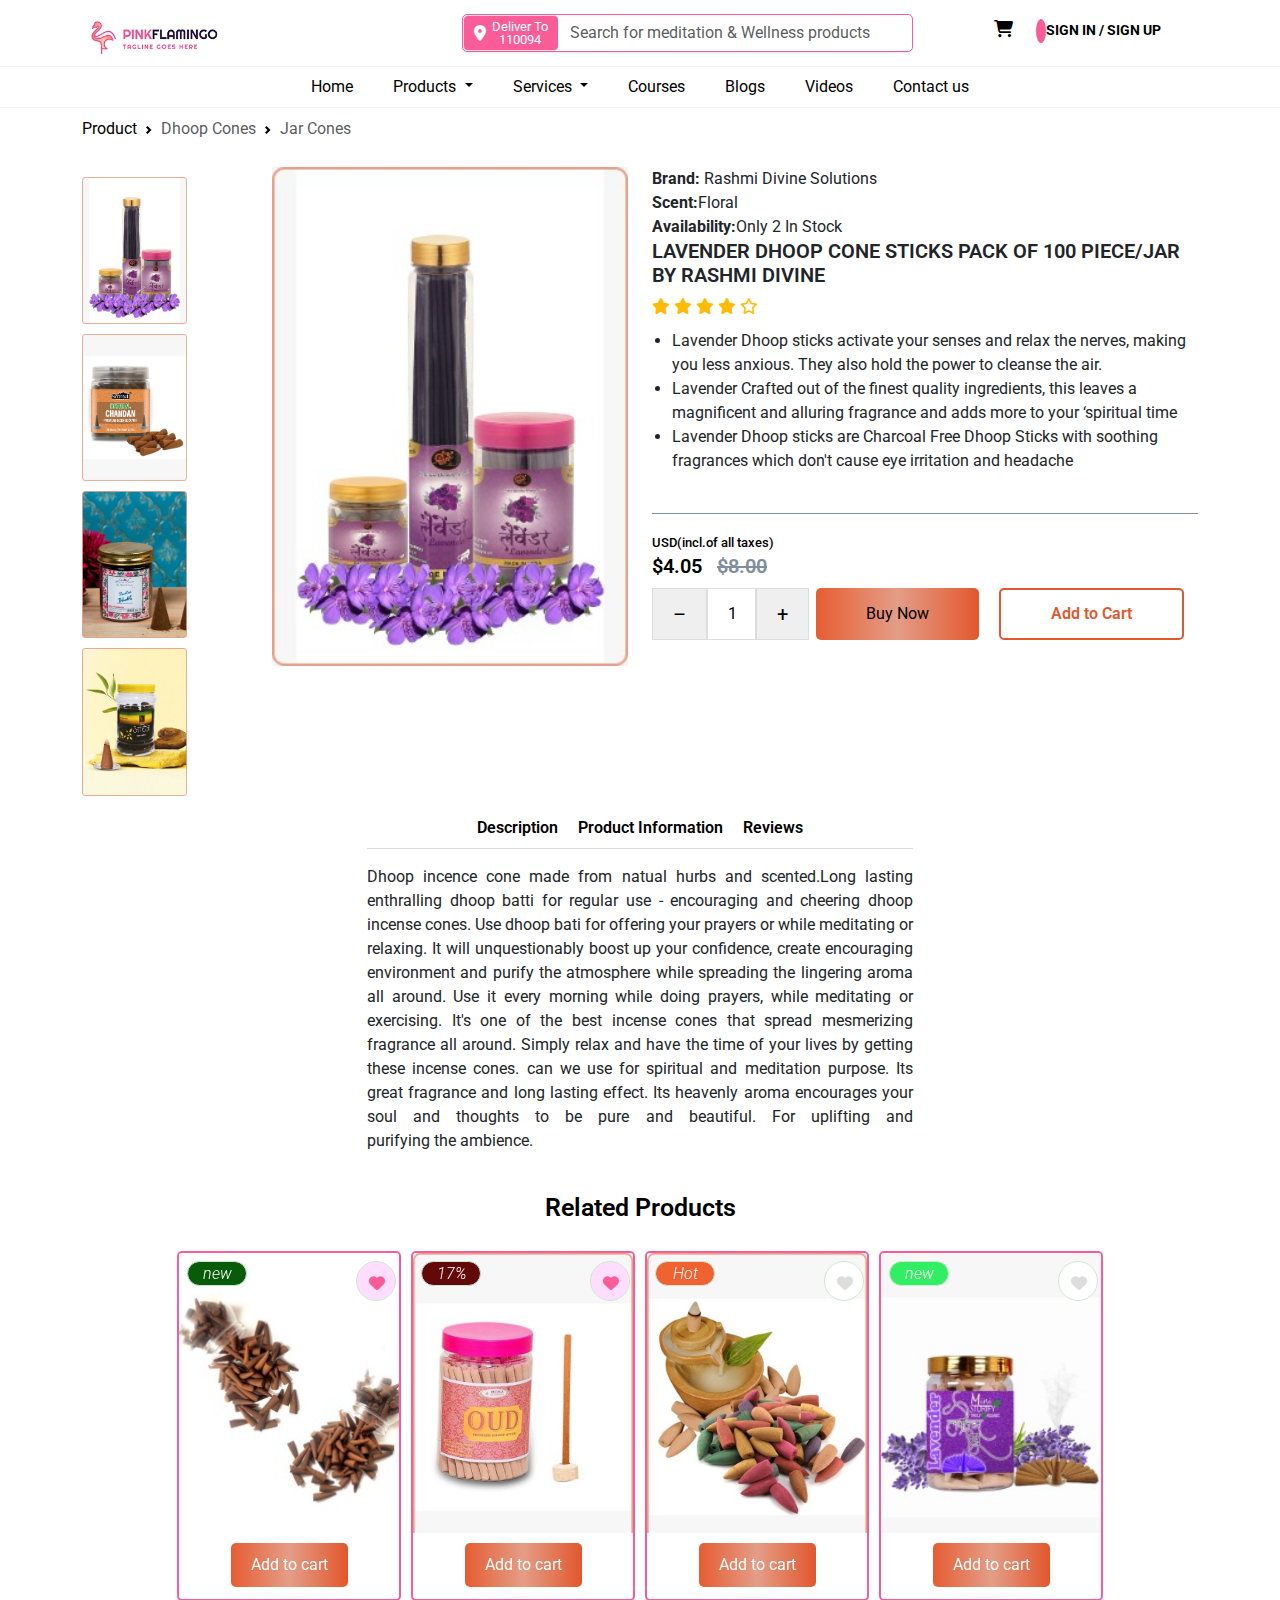
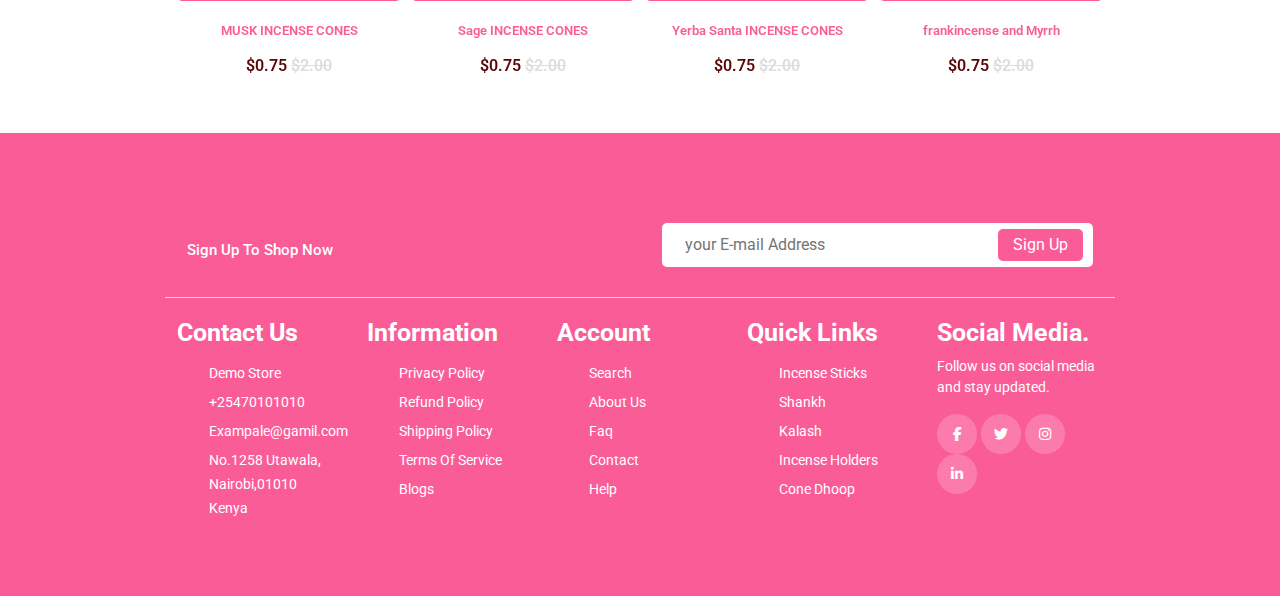
<file: agicent-assignment-task/service.html>
<!DOCTYPE html>
<html lang="en">

<head>
    <meta charset="UTF-8">
    <meta name="viewport" content="width=device-width, initial-scale=1.0">
    <title>agicent-assignment</title>
    <link rel="icon" href="assets/images/logo/logo.jpg">
    <link rel="stylesheet" type="text/css" href="assets/css/style.css">
    <link href="https://cdn.jsdelivr.net/npm/bootstrap@5.0.2/dist/css/bootstrap.min.css" rel="stylesheet">
    <link href="https://unpkg.com/aos@2.3.1/dist/aos.css" rel="stylesheet">
    <link rel="stylesheet" href="https://cdnjs.cloudflare.com/ajax/libs/font-awesome/6.4.0/css/all.min.css" />
    <link rel="stylesheet" href="https://cdnjs.cloudflare.com/ajax/libs/font-awesome/6.4.0/css/all.min.css">
    <link rel="stylesheet" href="https://cdnjs.cloudflare.com/ajax/libs/font-awesome/6.3.0/css/all.min.css">
    <link rel="stylesheet" href="https://site-assets.fontawesome.com/releases/v6.3.0/css/all.css">
    <link rel="stylesheet" href="https://site-assets.fontawesome.com/releases/v6.3.0/css/sharp-regular.css">
    <link rel="stylesheet"
        href="https://cdnjs.cloudflare.com/ajax/libs/OwlCarousel2/2.3.4/assets/owl.theme.default.min.css" />
    <link rel="stylesheet"
        href="https://cdnjs.cloudflare.com/ajax/libs/OwlCarousel2/2.3.4/assets/owl.carousel.min.css" />
    <link rel="stylesheet"
        href="https://cdnjs.cloudflare.com/ajax/libs/OwlCarousel2/2.3.4/assets/owl.theme.default.min.css" />
    <link
        href="https://fonts.googleapis.com/css2?family=Baloo+Bhai+2:wght@400;500;600;700;800&family=Hurricane&family=Roboto:wght@100;300;400;500;700;900&family=Sansita+Swashed:wght@300&display=swap"
        rel="stylesheet">
    <link rel="stylesheet" href="https://cdn.jsdelivr.net/npm/swiper@10/swiper-bundle.min.css" />

</head>

<body>
    <section class="top-bar">
        <div class="container">
          <div class="row">
            <div class="col-md-4">
              <a class="navbar-brand text-center" href="index.html"><img src="assets/images/logo/logo.jpg"  alt=""></a>
    
            </div>
            <div class="col-md-5">
              <form>
                <div class="input-group">
                  <span class="input-group-text" id="basic-addon1">
                    <i class="fa-solid fa-location-dot"></i>Deliver To <br>110094
                  </span>
                  <input type="text" class="form-control" placeholder="Search for meditation & Wellness products" aria-label="Username" aria-describedby="basic-addon1">
                  <button type="submit"><i class="fa-light fa-magnifying-glass"></i></button>
                </div>
              </form>
            </div>
            <div class="col-md-3 pt-1">
              
                  <div class="top-corner top-right-corner text-lg-center text-center">
                    <i class="fa-solid fa-cart-shopping"></i>
                   <a href="#">
                    <i class="fa-light fa-user"></i> SIGN IN / SIGN UP
                   </a>
                  </div>
                </div>
              </div>
             
            </div>
          </div>
        </div>
      </section>
      <nav class="navbar navbar-expand-lg navbar-light">
        <div class="container-fluid">
          <!-- <a class="navbar-brand" href="#">Navbar</a> -->
          <a class="navbar-brand text-start" href="index.html"><img src="assets/images/logo/logo.jpg"  alt=""></a>
          <button class="navbar-toggler" type="button" data-bs-toggle="collapse" data-bs-target="#navbarNavDropdown"
            aria-controls="navbarNavDropdown" aria-expanded="false" aria-label="Toggle navigation">
            <span class="navbar-toggler-icon"></span>
          </button>
          <div class="collapse navbar-collapse" id="navbarNavDropdown">
            <ul class="navbar-nav m-auto">
              <li class="nav-item">
                <a class="nav-link active" aria-current="page" href="index.html">Home</a>
              </li>
              <li class="nav-item dropdown">
                <a class="nav-link dropdown-toggle" href="product.html" data-bs-toggle="dropdown"> Products </a>
                <ul class="dropdown-menu abbbt">
                    <li><a class="dropdown-item" href="#">Dhoop Cones<i class="fa-light fa-angles-right"></i></a>
                        <ul class="submenu dropdown-menu">
                          <li><a class="dropdown-item" href="product.html">Jar Cones</a></li>
                  <li><a class="dropdown-item" href="product.html">Chandan Bamboo Dhoop</a></li>
                  <li><a class="dropdown-item" href="product.html">Backflow Cone Dhoop</a></li>
                  <li><a class="dropdown-item" href="product.html">Buddha Red Incense Cone</a></li>
                  <li><a class="dropdown-item" href="product.html">ountain Sandal Dhoop</a></li>
                  <li><a class="dropdown-item" href="product.html">Cone Sandal Dhoop</a></li>
                        </ul>
                    </li>
                    <li><a class="dropdown-item" href="product.html">Incense Holders</a></li>
                    <li><a class="dropdown-item" href="product.html">Yantras</a></li>
                    <li><a class="dropdown-item" href="product.html">Incense Sticks</a></li>
                    <li><a class="dropdown-item" href="product.html">Pooja Thali Sets</a></li>
                    <li><a class="dropdown-item" href="product.html">Shankh</a></li>
                    <li><a class="dropdown-item" href="product.html">Kalash</a></li>
                    <li><a class="dropdown-item" href="product.html">Book Rests</a></li>
                    
                </ul>
            </li>
              <li class="nav-item dropdown">
                <a class="nav-link dropdown-toggle" href="product.html" id="navbarDropdownMenuLink" role="button"
                  data-bs-toggle="dropdown" aria-expanded="false">
                  Services
                </a>
                <ul class="dropdown-menu abbbt" aria-labelledby="navbarDropdownMenuLink">
                  <li><a class="dropdown-item" href="product.html">Jar Cones</a></li>
                  <li><a class="dropdown-item" href="product.html">Chandan Bamboo Dhoop</a></li>
                  <li><a class="dropdown-item" href="product.html">Backflow Cone Dhoop</a></li>
                  <li><a class="dropdown-item" href="product.html">Buddha Red Incense Cone</a></li>
                  <li><a class="dropdown-item" href="product.html">ountain Sandal Dhoop</a></li>
                  <li><a class="dropdown-item" href="product.html">Cone Sandal Dhoop</a></li>
                </ul>
              </li>
              <li class="nav-item">
                <a class="nav-link" href="#">Courses</a>
              </li>
              <li class="nav-item">
                <a class="nav-link" href="#">Blogs</a>
              </li>
              <li class="nav-item">
                <a class="nav-link" href="#">Videos</a>
              </li>
              <li class="nav-item">
                <a class="nav-link" href="#">Contact us</a>
              </li>
            </ul>
          </div>
        </div>
      </nav>
    
    <section class="product-head">
        <div class="container">
            <div class="row">
                <div class="col-md-12">
                    <nav style="--bs-breadcrumb-divider: url(&#34;data:image/svg+xml,%3Csvg xmlns='http://www.w3.org/2000/svg' width='8' height='8'%3E%3Cpath d='M2.5 0L1 1.5 3.5 4 1 6.5 2.5 8l4-4-4-4z' fill='currentColor'/%3E%3C/svg%3E&#34;);"
                        aria-label="breadcrumb">
                        <ol class="breadcrumb">
                            <li class="breadcrumb-item"><a href="#">Product</a></li>
                            <li class="breadcrumb-item active" aria-current="page">Dhoop Cones </li>
                            <li class="breadcrumb-item active" aria-current="page">Jar Cones</li>
                        </ol>
                    </nav>


                </div>

            </div>
        </div>
    </section>
    <section class="product-list">
        <div class="container">
            <div class="row">
                <div class="col-md-6">
                    <div class="row">
                        <div class="col-md-4">
                            <div class="small-img-group ">
                                <div class="small-img-col">
                                    <img src="assets/images/service/one.jpg" width="100%" class="small-img" alt="">
                                </div>
                                <div class="small-img-col">
                                    <img src="assets/images/service/two.jpg" width="100%" class="small-img" alt="">
                                </div>
                                <div class="small-img-col">
                                    <img src="assets/images/service/three.jpg" width="100%" class="small-img" alt="">
                                </div>
                                <div class="small-img-col">
                                    <img src="assets/images/service/four.jpg" width="100%" class="small-img" alt="">
                                </div>
                            </div>
                        </div>
                        <div class="col-md-8">
                            <div class="single-pro-img">
                                <img src="assets/images/service/one.jpg" width="100%" id="MainImg" alt="">

                            </div>
                        </div>
                    </div>
                </div>
                <div class="col-md-6">
                    <div class="ser-box">
                        <span><b>Brand:</b> Rashmi Divine Solutions</span><br>
                        <span><b>Scent:</b>Floral</span><br>
                        <span><b>Availability:</b>Only 2 In Stock</span>
                        <h2>LAVENDER DHOOP CONE STICKS PACK OF 100 PIECE/JAR BY RASHMI DIVINE </h2>
                        <div class="star">
                            <i class="fa fa-star" aria-hidden="true"></i>
                            <i class="fa fa-star" aria-hidden="true"></i>
                            <i class="fa fa-star" aria-hidden="true"></i>
                            <i class="fa fa-star" aria-hidden="true"></i>
                            <i class="fa-regular fa-star"></i>
                        </div>
                        <ul>
                            <li>Lavender Dhoop sticks activate your senses and relax the nerves, making you less
                                anxious. They also hold the power to cleanse the air.</li>
                            <li>Lavender Crafted out of the finest quality ingredients, this leaves a magnificent and
                                alluring fragrance and adds more to your ‘spiritual time</li>
                            <li>Lavender Dhoop sticks are Charcoal Free Dhoop Sticks with soothing fragrances which
                                don't cause eye irritation and headache</li>
                        </ul>
                        <span class="usd">
                            USD(incl.of all taxes)
                        </span><br>
                        <h1>$4.05 <span><del>$8.00</del></span></h1>
                        <div class="last-btn">
                            <div class="nomm">
                                <button type="button" > – </button>
                                <input type="text" placeholder="1" value="1">
                                <button type="button"> + </button>
                            </div>
                            <div class="buy d-flex">
                                <button type="button" class="buy-btn">
                                    Buy Now
                                </button>
                                <button type="button" class="cart-btn">
                                    Add to Cart
                                </button>

                            </div>
                        </div>
                    </div>
                </div>
            </div>
            <div class="row">
                <div class="col-md-3"></div>
                <div class="col-md-6">
                    <div class="poo">
                        <ul class="nav nav-pills text-center mb-3" id="pills-tab" role="tablist">
                            <li class="nav-item" role="presentation">
                                <button class="decrip active mb-2 " id="pills-home-tab" data-bs-toggle="pill"
                                    data-bs-target="#pills-home" type="button" role="tab" aria-controls="pills-home"
                                    aria-selected="true">Description</button>
                            </li>
                            <li class="nav-item" role="presentation">
                                <button class="decrip mb-2" id="pills-profile-tab" data-bs-toggle="pill"
                                    data-bs-target="#pills-profile" type="button" role="tab"
                                    aria-controls="pills-profile" aria-selected="false">Product Information</button>
                            </li>
                            <li class="nav-item" role="presentation">
                                <button class="decrip mb-2" id="pills-contact-tab" data-bs-toggle="pill"
                                    data-bs-target="#pills-contact" type="button" role="tab"
                                    aria-controls="pills-contact" aria-selected="false">Reviews</button>
                            </li>
                        </ul>
                        <div class="tab-content" id="pills-tabContent">
                            <div class="tab-pane fade show active" id="pills-home" role="tabpanel"
                                aria-labelledby="pills-home-tab" style="text-align: justify;">Dhoop incence cone made
                                from natual hurbs and scented.Long lasting enthralling dhoop batti for regular use -
                                encouraging and cheering dhoop incense cones. Use dhoop bati for offering your prayers
                                or while meditating or relaxing. It will unquestionably boost up your confidence, create
                                encouraging environment and purify the atmosphere while spreading the lingering aroma
                                all around. Use it every morning while doing prayers, while meditating or exercising.
                                It's one of the best incense cones that spread mesmerizing fragrance all around. Simply
                                relax and have the time of your lives by getting these incense cones. can we use for
                                spiritual and meditation purpose. Its great fragrance and long lasting effect. Its
                                heavenly aroma encourages your soul and thoughts to be pure and beautiful. For uplifting
                                and purifying the ambience.</div>
                            <div class="tab-pane fade" id="pills-profile" role="tabpanel"
                                aria-labelledby="pills-profile-tab" style="text-align: justify;">Dhoop incence cone made
                                from natual hurbs and scented.Long lasting enthralling dhoop batti for regular use -
                                encouraging and cheering dhoop incense cones. Use dhoop bati for offering your prayers
                                or while meditating or relaxing. It will unquestionably boost up your confidence, create
                                encouraging environment and purify the atmosphere while spreading the lingering aroma
                                all around. Use it every morning while doing prayers, while meditating or exercising.
                                It's one of the best incense cones that spread mesmerizing fragrance all around. Simply
                                relax and have the time of your lives by getting these incense cones. can we use for
                                spiritual and meditation purpose. Its great fragrance and long lasting effect. Its
                                heavenly aroma encourages your soul and thoughts to be pure and beautiful. For uplifting
                                and purifying the ambience.</div>
                            <div class="tab-pane fade" id="pills-contact" role="tabpanel"
                                aria-labelledby="pills-contact-tab" style="text-align: justify;">Dhoop incence cone made
                                from natual hurbs and scented.Long lasting enthralling dhoop batti for regular use -
                                encouraging and cheering dhoop incense cones. Use dhoop bati for offering your prayers
                                or while meditating or relaxing. It will unquestionably boost up your confidence, create
                                encouraging environment and purify the atmosphere while spreading the lingering aroma
                                all around. Use it every morning while doing prayers, while meditating or exercising.
                                It's one of the best incense cones that spread mesmerizing fragrance all around. Simply
                                relax and have the time of your lives by getting these incense cones. can we use for
                                spiritual and meditation purpose. Its great fragrance and long lasting effect. Its
                                heavenly aroma encourages your soul and thoughts to be pure and beautiful. For uplifting
                                and purifying the ambience.</div>
                        </div>
                    </div>

                </div>
                <div class="col-md-3"></div>
            </div>

            <div class="row">
                <div class="col-md-12">
                    <div class="related text-center">
                        <h2>Related Products</h2>
                    </div>
                </div>
                <div class="col-md-1"></div>
                <div class="col-md-10" id="rel">
                    <div class="owl-carousel two owl-theme">
                        <div class="item text-center">
                            <div class="rel-box">
                                <div class="rel-img">
                                    <img src="assets/images/product/musk.jpg" width="100%" alt="">
                                </div>
                                <div class="rel-btn">
                                    <button type="button" class="buy-btn bot">
                                        <i class="fa-light fa-cart-shopping"></i>
                                        Add to cart
                                    </button>
                                </div>
                            </div>

                            <p>MUSK INCENSE CONES</p>
                            <h1>$0.75 <span><del>$2.00</del></span></h1>
                            <a href="#"><i class="fa-solid fa-heart ser-cart" aria-hidden="true"></i></a>
                            <a href="#"><i class=" ser-cart-01 " aria-hidden="true"> new</i></a>
                        </div>
                        <div class="item text-center">
                            <div class="rel-box">
                                <div class="rel-img">
                                    <img src="assets/images/product/sage-incense.jpg" width="100%" alt="">
                                </div>
                                <div class="rel-btn">
                                    <button type="button" class="buy-btn bot">
                                        <i class="fa-light fa-cart-shopping"></i>
                                        Add to cart
                                    </button>
                                </div>
                            </div>

                            <p>Sage INCENSE CONES</p>
                            <h1>$0.75 <span><del>$2.00</del></span></h1>
                            <a href="#"><i class="fa-solid fa-heart ser-cart" aria-hidden="true"></i></a>
                            <a href="#"><i class=" ser-cart-01 p1 " aria-hidden="true"> 17%</i></a>
                        </div>

                        <div class="item text-center">
                            <div class="rel-box">
                                <div class="rel-img">
                                    <img src="assets/images/product/yerba.jpg" width="100%" alt="">
                                </div>
                                <div class="rel-btn">
                                    <button type="button" class="buy-btn bot">
                                        <i class="fa-light fa-cart-shopping"></i>
                                        Add to cart
                                    </button>
                                </div>
                            </div>

                            <p>Yerba Santa INCENSE CONES</p>
                            <h1>$0.75 <span><del>$2.00</del></span></h1>
                            <a href="#"><i class="fa-solid fa-heart ser-cart-02" aria-hidden="true"></i></a>
                            <a href="#"><i class=" ser-cart-01 p2 " aria-hidden="true">Hot</i></a>
                        </div>
                        <div class="item text-center">
                            <div class="rel-box">
                                <div class="rel-img">
                                    <img src="assets/images/product/frankincense-02.jpg" width="100%" alt="">
                                </div>
                                <div class="rel-btn">
                                    <button type="button" class="buy-btn bot">
                                        <i class="fa-light fa-cart-shopping"></i>
                                        Add to cart
                                    </button>
                                </div>
                            </div>

                            <p>frankincense and Myrrh</p>
                            <h1>$0.75 <span><del>$2.00</del></span></h1>
                            <a href="#"><i class="fa-solid fa-heart ser-cart-02" aria-hidden="true"></i></a>
                            <a href="#"><i class=" ser-cart-01 p4" aria-hidden="true"> new</i></a>
                        </div>
                        <div class="item text-center">
                            <div class="rel-box">
                                <div class="rel-img">
                                    <img src="assets/images/product/sage.jpg" width="100%" alt="">
                                </div>
                                <div class="rel-btn">
                                    <button type="button" class="buy-btn bot">
                                        <i class="fa-light fa-cart-shopping"></i>
                                        Add to cart
                                    </button>
                                </div>
                            </div>

                            <p>Sage INCENSE CONES</p>
                            <h1>$0.75 <span><del>$2.00</del></span></h1>
                            <a href="#"><i class="fa-solid fa-heart ser-cart-02" aria-hidden="true"></i></a>
                            <a href="#"><i class=" ser-cart-01 p3 " aria-hidden="true"> new</i></a>
                        </div>

                    </div>
                    <div class="col-md-1"></div>
                </div>
            </div>
    </section>

    <footer class="footer">
        <div class="container">
          <div class="row" >
            <div class="col-md-1"></div>
           <div class="col-md-10">
            <div class="row" id="line">
              <div class="col-lg-6 text-start newsletter">
                <div class="last-mail">
                <a href="#"><i class="fa-sharp fa-light fa-envelope"></i> Sign Up To Shop Now</a></i>
                </div>
              </div>
             
              <div class="col-lg-6 text-end">
                <div class="newsletter">
                  <form>
                    <input type="text" placeholder="your E-mail Address ">
                    <button type="submit" class="normal">Sign Up</button>
                  </form>
      
                </div>
              </div>
            </div>
           </div>
            <div class="col-md-1"></div>
            </div>
            <div class="row">
            <div class="col-lg-1"></div>
            <div class="col-lg-2">
              <h5>Contact Us</h5>
              <ul>
                <li><a href="#">Demo Store</a></li>
               
                <li><a href="tel:+25470101010">+25470101010</a></li>
                <li><a href="mailto:Exampale@gamil.com">Exampale@gamil.com</a></li>
                <li><a href="#">No.1258 Utawala, Nairobi,01010 <br>Kenya</a></li>
             
              </ul>
            </div>
            <div class="col-lg-2">
              <h5>Information</h5>
              <ul>
                <li><a href="#">Privacy Policy</a></li>
                <li><a href="#">Refund Policy</a></li>
                <li><a href="#">Shipping Policy</a></li>
                <li><a href="#">Terms Of Service</a></li>
                <li><a href="#">Blogs</a></li>
              </ul>
            </div>
            <div class="col-lg-2">
              <h5>Account</h5>
              <ul>
                <li><a href="#">Search</a></li>
                <li><a href="#">About Us</a></li>
                <li><a href="#">Faq</a></li>
                <li><a href="#">Contact</a></li>
                <li><a href="#">Help</a></li>
              </ul>
            </div>
            <div class="col-lg-2">
              <h5>Quick Links</h5>
              <ul>
                <li><a href="#">Incense Sticks</a></li>
                <li><a href="#">Shankh</a></li>
                <li><a href="#">Kalash</a></li>
                <li><a href="#">Incense Holders</a></li>
                <li><a href="#">Cone Dhoop</a></li>
              </ul>
            </div>
            <div class="col-lg-2">
              <h5>Social Media.</h5>
              <p>Follow us on social media and stay updated.</p>
              <div class="social-links">
                <a href="#"><i class="fab fa-facebook-f"></i></a>
                <a href="#"><i class="fab fa-twitter"></i></a>
                <a href="#"><i class="fab fa-instagram"></i></a>
                <a href="#"><i class="fab fa-linkedin-in"></i></a>
              </div>
            </div>
            <div class="col-lg-1"></div>
          </div>
        </div>
      </footer>


    <script src="https://unpkg.com/aos@2.3.1/dist/aos.js"></script>
    <script>
        AOS.init({
            duration: 1000,
        });
    </script>

    <script src="https://cdnjs.cloudflare.com/ajax/libs/jquery/3.7.1/jquery.min.js"></script>
    <script src="https://cdn.jsdelivr.net/npm/bootstrap@5.0.2/dist/js/bootstrap.bundle.min.js"></script>
    <script src="https://cdnjs.cloudflare.com/ajax/libs/OwlCarousel2/2.3.4/owl.carousel.min.js"></script>

    <script src="https://cdn.jsdelivr.net/npm/@fancyapps/ui@4.0/dist/fancybox.umd.js"></script>
    <!-- Swiper JS -->
    <script src="https://cdn.jsdelivr.net/npm/swiper@10/swiper-bundle.min.js"></script>


    <script>
        var MainImg = document.getElementById("MainImg");
        var smallimg = document.getElementsByClassName("small-img");

        smallimg[0].onclick = function () {
            MainImg.src = smallimg[0].src;
        }
        smallimg[1].onclick = function () {
            MainImg.src = smallimg[1].src;
        }
        smallimg[2].onclick = function () {
            MainImg.src = smallimg[2].src;
        }
        smallimg[3].onclick = function () {
            MainImg.src = smallimg[3].src;
        }
    </script>

    <!-- <script>
        const navEl = document.querySelector('.navbar');

        window.addEventListener('scroll', () => {
            if (window.scrollY >= 56) {
                navEl.classList.add('navbar-scrolled');
            } else if (window.scrollY < 56) {
                navEl.classList.remove('navbar-scrolled');
            }
        });
    </script> -->

    <!-- header strt -->
    <script>
        const menu = document.querySelector(".menu");
        const menuMain = menu.querySelector(".menu-main");
        const goBack = menu.querySelector(".go-back");
        const menuTrigger = document.querySelector(".mobile-menu-trigger");
        const closeMenu = menu.querySelector(".mobile-menu-close");
        let subMenu;
        menuMain.addEventListener("click", (e) => {
            if (!menu.classList.contains("active")) {
                return;
            }
            if (e.target.closest(".menu-item-has-children")) {
                const hasChildren = e.target.closest(".menu-item-has-children");
                showSubMenu(hasChildren);
            }
        });
        goBack.addEventListener("click", () => {
            hideSubMenu();
        })
        menuTrigger.addEventListener("click", () => {
            toggleMenu();
        })
        closeMenu.addEventListener("click", () => {
            toggleMenu();
        })
        document.querySelector(".menu-overlay").addEventListener("click", () => {
            toggleMenu();
        })
        function toggleMenu() {
            menu.classList.toggle("active");
            document.querySelector(".menu-overlay").classList.toggle("active");
        }
        function showSubMenu(hasChildren) {
            subMenu = hasChildren.querySelector(".sub-menu");
            subMenu.classList.add("active");
            subMenu.style.animation = "slideLeft 0.5s ease forwards";
            const menuTitle = hasChildren.querySelector("i").parentNode.childNodes[0].textContent;
            menu.querySelector(".current-menu-title").innerHTML = menuTitle;
            menu.querySelector(".mobile-menu-head").classList.add("active");
        }

        function hideSubMenu() {
            subMenu.style.animation = "slideRight 0.5s ease forwards";
            setTimeout(() => {
                subMenu.classList.remove("active");
            }, 300);
            menu.querySelector(".current-menu-title").innerHTML = "";
            menu.querySelector(".mobile-menu-head").classList.remove("active");
        }

        window.onresize = function () {
            if (this.innerWidth > 991) {
                if (menu.classList.contains("active")) {
                    toggleMenu();
                }

            }
        }

    </script>
    <script>
        $('.aa').owlCarousel({
            loop: true,
            margin: 10,
            nav: false,
            autoplay: true,
            dots: false,
            autoplayTimeout: 2000,
            responsive: {
                0: {
                    items: 1
                },
                600: {
                    items: 6
                },
                1000: {
                    items: 6
                }
            }
        })


        $('.bb').owlCarousel({
            loop: true,
            margin: 10,
            nav: false,
            autoplay: true,
            dots: false,
            autoplayTimeout: 2000,
            responsive: {
                0: {
                    items: 1
                },
                600: {
                    items: 3
                },
                1000: {
                    items: 3
                }
            }
        })

        $('.two').owlCarousel({
            loop: true,
            margin: 10,
            nav: false,
            autoplay: true,
            dots: false,
            responsive: {
                0: {
                    items: 1
                },
                600: {
                    items: 3
                },
                1000: {
                    items: 4
                }
            }
        })
    </script>
</body>

</html>
</file>
<file: agicent-assignment-task/assets/css/style.css>
@import url('https://fonts.googleapis.com/css2?family=Roboto:wght@100;300;400;500;700;900&display=swap');
* {
    margin: 0;
    padding: 0;
    box-sizing: border-box;
    font-family: 'Roboto', sans-serif;
}

:root {
    --blue: #37a0b7;
    --purple: #485b9d;
}

.flamingo{
    padding: 60px 0;
    
}
#flamingo-bg{
    padding: 40px 0px;
    background-color: #fff2f8
    
}
.flamingo h2{
    font-size: 37px;
    color: #000;
    font-weight: 800;
    padding-bottom: 10px;
    font-family: 'Roboto', sans-serif;
}
.blogs{
    padding: 60px 0;
}
.blogs h2{
    font-size: 37px;
    color: #000;
    font-weight: 800;
    padding-bottom: 10px;
    font-family: 'Roboto', sans-serif;
}
.card{
    box-shadow: rgba(67, 71, 85, 0.27) 0px 0px 0.25em, rgba(90, 125, 188, 0.05) 0px 0.25em 1em;
}
.card p{
    font-size: 14px;
}
.card .btn{
    background:linear-gradient(to left,#DC8064,#dc8064b4,#DC8064);
    color: #fff;
}
.card .btn:hover{
    background-color:linear-gradient(to left,#dc8064c5,#dc8064c3,#DC8064);
    color: #fff;
}

.connect{
    padding: 60px 0;
}
.connect h2{
    font-size: 37px;
    color: #000;
    font-weight: 800;
    padding-bottom: 10px;
    font-family: 'Roboto', sans-serif;
}

.footer{
    padding: 60px 0;
    background-color: #FA5C98;
}
.footer a{
    color: #fff;
    text-decoration: none;
    font-size: 14px;
   
}
.footer a:hover{
    color: #fff;
}

.fa-sharp{
    font-size: 25px;
}
.footer input{
    padding: 5px 20px;
}
.footer h5{
    color: #fff;
    padding: 20px 0 0 0;
    font-size: 25px;
    font-weight: 700;
}
.footer ul li{
    list-style: none;
    padding-top: 5px;
}
.footer p{
    color: #fff;
    font-size: 14px;
   
}
.nav {
    border-bottom: 1px solid #ddd;
    justify-content: center;}
.category-img{
    /* border: 1px solid #FA5C98; */
    
    height: 200px;
    overflow: hidden;
    border-radius: 5px;
    box-shadow: rgba(67, 71, 85, 0.27) 0px 0px 0.25em, rgba(90, 125, 188, 0.05) 0px 0.25em 1em;
}
.category-img img{
    box-shadow: rgba(67, 71, 85, 0.27) 0px 0px 0.25em, rgba(90, 125, 188, 0.05) 0px 0.25em 1em;
    overflow: hidden;
    border-radius: 5px;
    width: 100%;
}
.category-box{
    padding-top: 30px;
}

.catagories{
    padding: 40px 0;
}
.catagories h4{
    font-family: 'Roboto', sans-serif;;
    padding: 10px 0px 0px 0px;
    font-weight:800;
    font-size: 20px;
}
.category-text h6{
    color: #000;
    font-size: 15px;
    font-weight: 600;
    padding: 15px 0px 0px 0px;
    margin-bottom: 5px;
}
.category-text a{
    font-size: 15px;
    font-size: 400;
    color: #FA5C98;
    text-decoration: none;
    font-weight: 500;
}
.category-text a:hover{
    color: #FA5C98;
}
.flamingoRight ul li span i{
    color: #FA5C98;
    padding-right: 15px;
    font-size: 18px;
    font-weight: 500;
    padding-top: 5px;
}
.flamingoRight ul{
    list-style: none;
    padding: 0;

}
.card-title{
    font-size:18px;
    font-weight: 800;
    color: #000;

}
.card{
    height: 500px;
}
.card-img{
    overflow: hidden;
    height: 260px;
}
.card-body p{
    font-size: 15px;
    font-weight: 400;
    color: #000;
    letter-spacing: 1px;
    padding-top: 10px;
}
.btn{
    margin-top: 30px;
}


.contactform{
    padding: 30px 0px;
}


.contactform h2 {
  color: var(--green);
  font-size: 34px;
  font-weight: 500;
  padding-bottom: 50px;
}

.formbox {
  position: relative;
  display: flex;
  justify-content: space-between;
  flex-wrap: wrap;
  padding-top: 30px;
}

.inputbox {
  position: relative;
  margin-bottom: 17px;
}

.inputbox.w50 {
  width: 47%;
}

.inputbox.w100 {
  width: 100%;
}

.inputbox input {
  width: 100%;
  resize: none;
  padding: 5px 0;
  font-size: 18px;
  font-weight: 300px;
  color: var(--green);
  border: none;
  outline: none;
  height: 45px;
  border-radius: 5px;
  box-shadow: rgba(67, 71, 85, 0.27) 0px 0px 0.25em, rgba(90, 125, 188, 0.05) 0px 0.25em 1em;
}
.inputbox textarea {
    width: 100%;
    resize: none;
    padding: 5px 0;
    font-size: 18px;
    font-weight: 300px;
    color: var(--green);
    height: 140px;
    border: none;
    outline: none;
    border-radius: 5px;
    box-shadow: rgba(0, 0, 0, 0.12) 0px 1px 3px, rgba(0, 0, 0, 0.24) 0px 1px 2px;
  }

.inputbox span {
  position: absolute;
  left: 0;
  padding: 15px 17px;
  pointer-events: none;
  font-size: 14px;
  font-weight: 300;

  transition: 0.3s;
}
.inputbox span i{
    color: #FA5C98;
    padding-right:5px;
    font-weight: 500;
}

.inputbox input:focus~span,
.inputbox input:valid~span,
.inputbox textarea:focus~span,
.inputbox textarea:valid~span {
  transform: translateY(-40px);
  font-size: 14px;
  font-weight: 400px;
  letter-spacing: 1px;
  color: var(--green);
  font-weight: 500;
}

.formbox .inputbox input[type="submit"] {
  color:#fff;
  max-width: 150px;
  background-color:#DC8064;
  text-decoration: none;
  padding: 10px 12px;
  border-radius: 4px;
  position: relative;
}

.formbox .inputbox input[type="submit"]:hover {
  color: var(--green);
  border: 1px solid #DC8064;
  background-color: var(--white);
  box-shadow: #12902379 0px 13px 27px -5px, rgba(0, 0, 0, 0.3) 0px 8px 16px -8px;
}

.email-sec span a {
  text-decoration: none;
  color:#717171;
}
.newsletter{
    text-align: end;
    padding: 30px 10px;
}
.last-mail{
    padding: 15px 0px 0px 0px;
}
.newsletter h3{
    font-size: 20px;
    font-weight: 700;
    color: #ffffff;
}
#line{
    border-bottom:  1px solid #ddd;
}
.newsletter h6{
    margin-top: 10px;
    font-size: 14px;
    font-weight: 600;
    color: #818ea0;
}
.newsletter span{
    color: #ffbd27;
}
.newsletter form{
    border-radius: 5px;
    background: #fff;
    text-align: end !important;
    align-items: end;
    width: 100%;
}
.newsletter form input{
    padding: 10px 14px;  
    border-radius:4px;
    border: 0;
    width: 75%;
    text-align: start;
    border-top-right-radius: 0;
    border-bottom-right-radius: 0;
}
.newsletter form button{
    background: #FA5C98;
    padding: 4px  15px;
    margin-right: 10px;
    color: #fff;
    border: none;
    border-radius: 5px;
    text-align: end !important;
}
.normal{
    text-align: end;
    /* margin-left: 40px; */
}
.last-mail a{
    font-size: 15px;
    font-weight: 500;
}
.last-mail a i{
    font-size: 16px;
    padding-right: 10px;
}
.form-control{
    border: none !important;
}
.input-group-text{
    background: #FA5C98 !important;
    border-radius: 5px !important;
    color: #fff !important;
}
.input-group{
    border: 1px solid #FA5C98;
    border-radius: 5px;
    box-shadow: rgba(0, 0, 0, 0.1) 0px 1px 2px 0px;
}
.form-control{
    box-shadow: none !important;
}
.input-group button{
    padding: 5px 15px;
    background: none !important;
    border: none !important;
}
.input-group-text i{
    padding-right: 6px;
    font-size: 16px;
    font-weight: 700;
}
.input-group-text {
    display: flex;
    align-items: center;
    padding: 4px 10px !important;
    font-size:13px !important;
    font-weight: 400 !important;
    line-height: 1 !important;
    text-align: center;
    white-space: nowrap;
    border-radius:5px !important;
}
.top-corner i{
    color: #000;
    font-size: 17px;
}
.top-right-corner a i{
    background: #FA5C98;
    color: #fff;
    padding: 5px;
    border-radius: 50%;
    font-size: 12px;
}
.top-right-corner a{
    text-decoration: none;
    color: #000;
    font-size: 14px;
    font-weight:700;
}
.top-bar{
    /* border-bottom: 1px solid #ddd; */
    padding: 14px 0px 7px 0px;
    background: #fff !important;
}
.navbar-brand img{
    width: 40%;
}
.navbar{
    box-shadow: rgba(0, 0, 0, 0.05) 0px 0px 0px 1px;

}
.nav-link{
    color: #000 !important;
    font-size: 14px;
    font-weight: 600;
    transition: .5s;
    padding: 0px 20px  !important;
}
.nav-link:hover{
    color: #FA5C98 !important;
}

.dropdown:hover .abbbt {
    display: block !important;
    /* transform: translateY(20%) ; */
  }
  
  /* ============ desktop view ============ */
  @media all and (min-width: 992px) {
    .dropdown-menu li {
      position: relative;
    }
  
    .dropdown-menu .submenu {
      display: none;
      position: absolute;
      left: 100%;
      top: -7px;
    }
  
    .dropdown-menu .submenu-left {
      right: 100%;
      left: auto;
    }
  
    .dropdown-menu>li:hover {
      background-color: #f1f1f1
    }
  
    .dropdown-menu>li:hover>.submenu {
      display: block;
    }
  }
  /* ============ desktop view .end// ============ */
  
  
  /* ============ small devices ============ */
  @media (max-width: 991px) {
    .dropdown-menu .dropdown-menu {
      margin-left: 0.7rem;
      margin-right: 0.7rem;
      margin-bottom: .5rem;
    }
  }
  .dropdown-item i{
    transition: .5s;
    text-align: end !important;
  }.dropdown-item:hover i{
    color: #FA5C98;
    transform: translateX(10px);
    font-size: 14px;
  }
  .breadcrumb-item a{
    text-decoration: none;
    color: #000;

  }
  .product-head{
    padding: 10px 0px;
  }

  .select-section {
    border-radius: 25px !important;
    background-color: #fff !important;
    padding: 6px 10px;
  }
  
.product-1{
    cursor: pointer;
    margin-top: 20px;
    border-radius: 15px;
   
    
}
.crome a{
    text-decoration: none !important;
}

.wild h2{
    font-size: 35px ;
    font-weight: 700;
    line-height: 1;
    color:#088178;
    margin-bottom: 10px;
}
.pro{
    margin-top: 20px;
    position: relative;
    width: 100%;
    height: 100%;
    padding: 10px 15px;
}
.pro img{
    width: 100%;
    height: 100%;
    border-radius: 15px;
    border: 1px solid #FA5C98;
    box-shadow: 20px 20px 34px rgba(0,0,0,0.03);

}
.des{
    text-align: start;
    padding: 10px 0px;
}
.des p{
    line-height: 20px !important;
    font-size: 14px;
    color: #000;
    padding: 0;
    font-weight: 500;
    margin: 0;
}
.des h5{
    color: #FA5C98;
    font-size:13px;
    font-weight: 800;
    line-height: 1;
}
.star{
    padding: 0px 0px 10px 0px;
    color: #ffbb01;
}
.card-text{
    color: #000 !important;
}
.card-img{
    height: 220px;
    overflow: hidden;
}
.des h4{
    color: #088178;
    font-size: 19px;
    font-weight: 700;
}
.cart{
    width: 40px ;
    height: 40px;
    /* line-height: 40px; */
    border-radius: 50%;
    background-color: #e8f6ea;
    font-weight: 500;
    color: #088178;
    border: 1px solid #cce7d0;
    position: absolute;
    bottom: 25px;

    padding: 13px 6px 6px 10px;
   left: 80%;
}
.ser-cart{
    width: 40px ;
    height: 40px;
    /* line-height: 40px; */
    border-radius: 50%;
    background-color: #ffddff;
    font-weight: 500;
    color: #FA5C98;
    border: 1px solid #cce7d0;
    position: absolute;
    top: 10px;

    padding: 13px 6px 6px 8px;
    left: 80%;
  
}
.ser-cart:hover{
    background-color: #088178;
    color: #ffffff;
}
.ser-cart-02{
    width: 40px ;
    height: 40px;
    /* line-height: 40px; */
    border-radius: 50%;
    background-color: #fff;
    font-weight: 500;
    color: #ddd;
    border: 1px solid #cce7d0;
    position: absolute;
    top: 10px;

    padding: 13px 6px 6px 8px;
    left: 80%;
  
}
.p1{
    background: rgb(100, 9, 9) !important;
}
.p2{
    background: rgb(238, 99, 49) !important;
}
.p3{
    background: rgb(238, 99, 49) !important;
}
.p4{
    background: rgb(49, 238, 99) !important;
}
.ser-cart-02:hover{
    background-color: #088178;
    color: #ffffff;
}

.ser-cart-01{
    width: 60px ;
    height: 25px;
    /* line-height: 40px; */
    border-radius: 25px;
    background-color:rgb(8, 91, 8);
    font-weight: 300;
    color: #fff;
    border: 1px solid #cce7d0;
    position: absolute;
    top: 10px;

    padding: 0px 10px;
    left:10px;
  
}
.ser-cart-01:hover{
    background-color:#fff;
    color:rgb(10, 54, 10) ;
}
.cart:hover{
    background-color: #088178;
    color: #ffffff;
}
.page-link {
    color: #000 !important;
    position: relative;
    display: block;
    color: #0d6efd;
    text-decoration: none;
    border:none !important;
    border-radius: none !important;
    margin-right: 10px;
    margin-left: 10px;
}
.page-link:hover{
    background:linear-gradient(to left,#DC8064,#dc8064ca,#DC8064);
}
.small-img-col{
    width: 105px;
    overflow: hidden;
    margin-top: 10PX;
}

.single-pro-img{
    width: 100%;
    height: 100%;
}
.ser-box ul {
    border-bottom: 1px solid #818ea0;
    padding-bottom: 40px !important;
}
.last-btn{
    margin-bottom: 20px;
    margin-top: 10px;
}
.nomm{
    width: 30%;
    display: flex;
}
.nomm input{
    border:1px solid #ddd !important;
    width: 30%;
    padding: 0px 10px 0px 20px;
}
.nomm button{
    border:1px solid #ddd !important;
    padding: 10px 20px;
    font-size: 20px;
}
.ser-box h1{
    font-size: 20px;
    font-weight: 600;
    color: #000;
}
.ser-box h1 span{
    color: #818ea0;
    padding-left: 10px;
}
.ser-box h2{
    font-size: 20px;
    font-weight: 600;
}
.usd{
    color: #000;
    font-size: 13px;
    font-weight: 500;
    padding-bottom: 10px;
}
.ser-box ul{
    padding-left: 20px !important;
}
.buy-btn{
    padding: 8px 50px;
    border-radius: 5px;
    border: none !important;
    background:linear-gradient(to left ,#e2572d,#dc8064c5,#e65d33) ;
}
.cart-btn{
    background: #fff !important;
    padding: 8px 50px;
    border-radius: 5px;
    border: 2px solid #e2572d !important;
    color:#e2572d ;
    font-weight: 600;
    margin-left: 20px;
}
.last-btn{
    display: flex;
}
.decrip{
    color: #000;
    border: none;
    font-weight: 600;
    transition: .5s;
    margin-left: 10px;
    margin-right: 10px;
    background: #fff !important;
}

.decrip:hover,:focus{
    color: #FA5C98;
    border-bottom: 2px solid #FA5C98;
}
.poo{
    padding: 20px 0px;
}
.rel-box{
    position: relative;
    width: 100%;
    height: 350px;
    border-radius: 5px;
    border: 2px solid #FA5C98;
    margin-bottom: 20px;
    overflow: hidden;

}
.product-list a{
list-style: none;
}
#rel{
    padding-bottom: 50px;
}
.related h2{
    font-size: 25px;
    font-weight: 600;
    color: #000;
    padding: 20px 0px;
    
}
.item p{
    color: #FA5C98;
    font-size: 13px ;
    font-weight: 600;

}
.item h1{
    font-size: 16px;
    font-weight: 600;
    color:rgb(88, 6, 6);
}
.item h1 span{
    color: #ddd;
}
.bot{
    padding: 10px 20px !important;
    color: #fff !important;
    margin-top: 10px;
}
.rel-img{
    padding-bottom: 10px;
    height: 280px;
    overflow: hidden;

}
.top-corner i {
    margin-left: 19px;
    color: #000;
    font-size: 17px;
}
@media screen and (min-width:750px) {
    .navbar .navbar-brand{
        display: none;
    }

}
@media screen and (max-width:750px) {
    .top-bar {
    /* border-bottom: 1px solid #ddd; */
    padding: 4px 0px 4px 0px;
    background: #fff !important;
    }
    .navbar .navbar-brand{
        display: block;
        width: 70%;;
    }
    .top-bar .navbar-brand{
        display:none;

    }
    .navbar-brand img {
        width: 71%;
    }
    .catagories h4 {
        font-family: 'Roboto', sans-serif;
        padding: 10px 0px 0px 0px;
        font-weight: 800;
        font-size: 12px;
    }
    .catagories {
        padding: 10px 0;
    }
    .category-box {
        border-radius: 5px;
        margin-top: 20px;
        padding-top: 0px;
        border: 1px solid #FA5C98;
    }
    .flamingo h2 {
        font-size: 19px;
        color: #000;
        font-weight: 800;
        padding-bottom: 6px;
        font-family: 'Roboto', sans-serif;
    }
    .blogs h2 {
        font-size: 22px !important;
    }
    .connect h2 {
        font-size: 22px !important;
    }
    .formbox {
        position: relative;
        display: flex;
        justify-content: space-between;
        flex-wrap: wrap;
        padding-top: 0px;
    }
    .conto-img{
        padding-bottom: 20px;
    }
    .footer {
        padding: 0px 0 20px 0px;
    }
    .last-mail {
        text-align: center;
        padding: 0px 0px 0px 0px;
    }
    .newsletter form input {
        padding: 10px 14px;
        border-radius: 4px;
        border: 0;
        width: 60%;
        text-align: start;
        border-top-right-radius: 0;
        border-bottom-right-radius: 0;
    }
    .footer h5 {
        color: #fff;
        padding: 20px 0 0 0;
        font-size: 18px;
        font-weight: 700;
    }
    .footer ul{
        padding: 0;
    }
    .newsletter {
        text-align: end;
        padding: 5px 10px;
    }
    .connect {
        padding: 0px 0;
    }
    .ser-box h2 {
        font-size: 15px;
        font-weight: 600;
    }
    .ser-box{
        padding: 20px 0px;
    }
    .ser-box ul li{
        font-size: 13px;
    }
    .last-btn {
        display:block;
    }
    .rel-img {
        padding-bottom: 10px;
        height:100%;
        overflow: hidden;
    }
    .rel-box {
        position: relative;
        width: 100%;
        height:100%;
        border-radius: 5px;
        border: 2px solid #FA5C98;
        margin-bottom: 20px;
        overflow: hidden;
    }
    .tab-pane{
        font-size: 13px;
    }
    .nomm input {
        border: 1px solid #ddd !important;
        width:0% !important;
        padding: 0px 10px 0px 62px;
    }
    .buy-btn {
        font-size: 10px;
        padding: 2px 20px;
        border-radius: 5px;
        border: none !important;
        background: linear-gradient(to left ,#e2572d,#dc8064c5,#e65d33);
        margin-top: 10px;
    }
    .cart-btn {
        background: #fff !important;
        padding: 2px 21px;
        border-radius: 5px;
        border: 2px solid #e2572d !important;
        color: #e2572d;
        font-weight: 600;
        margin-left: 20px;
        margin-top: 10px;

    }
    .breadcrumb-item a {
        font-size: 10px;}
   
}
.social-links a{
    display: inline-block;
    height: 40px;
    width: 40px;
    background-color: rgba(255, 255, 255, 0.2);
    margin-right: 0 10px 10px 0;
    text-align: center;
    line-height: 40px;
    border-radius: 50%;
    color: #ffffff;
    transition: all 0.5s ease;
}
.social-links a:hover{
    color: #24262b;
    background-color: #ffffff;
}
</file>
